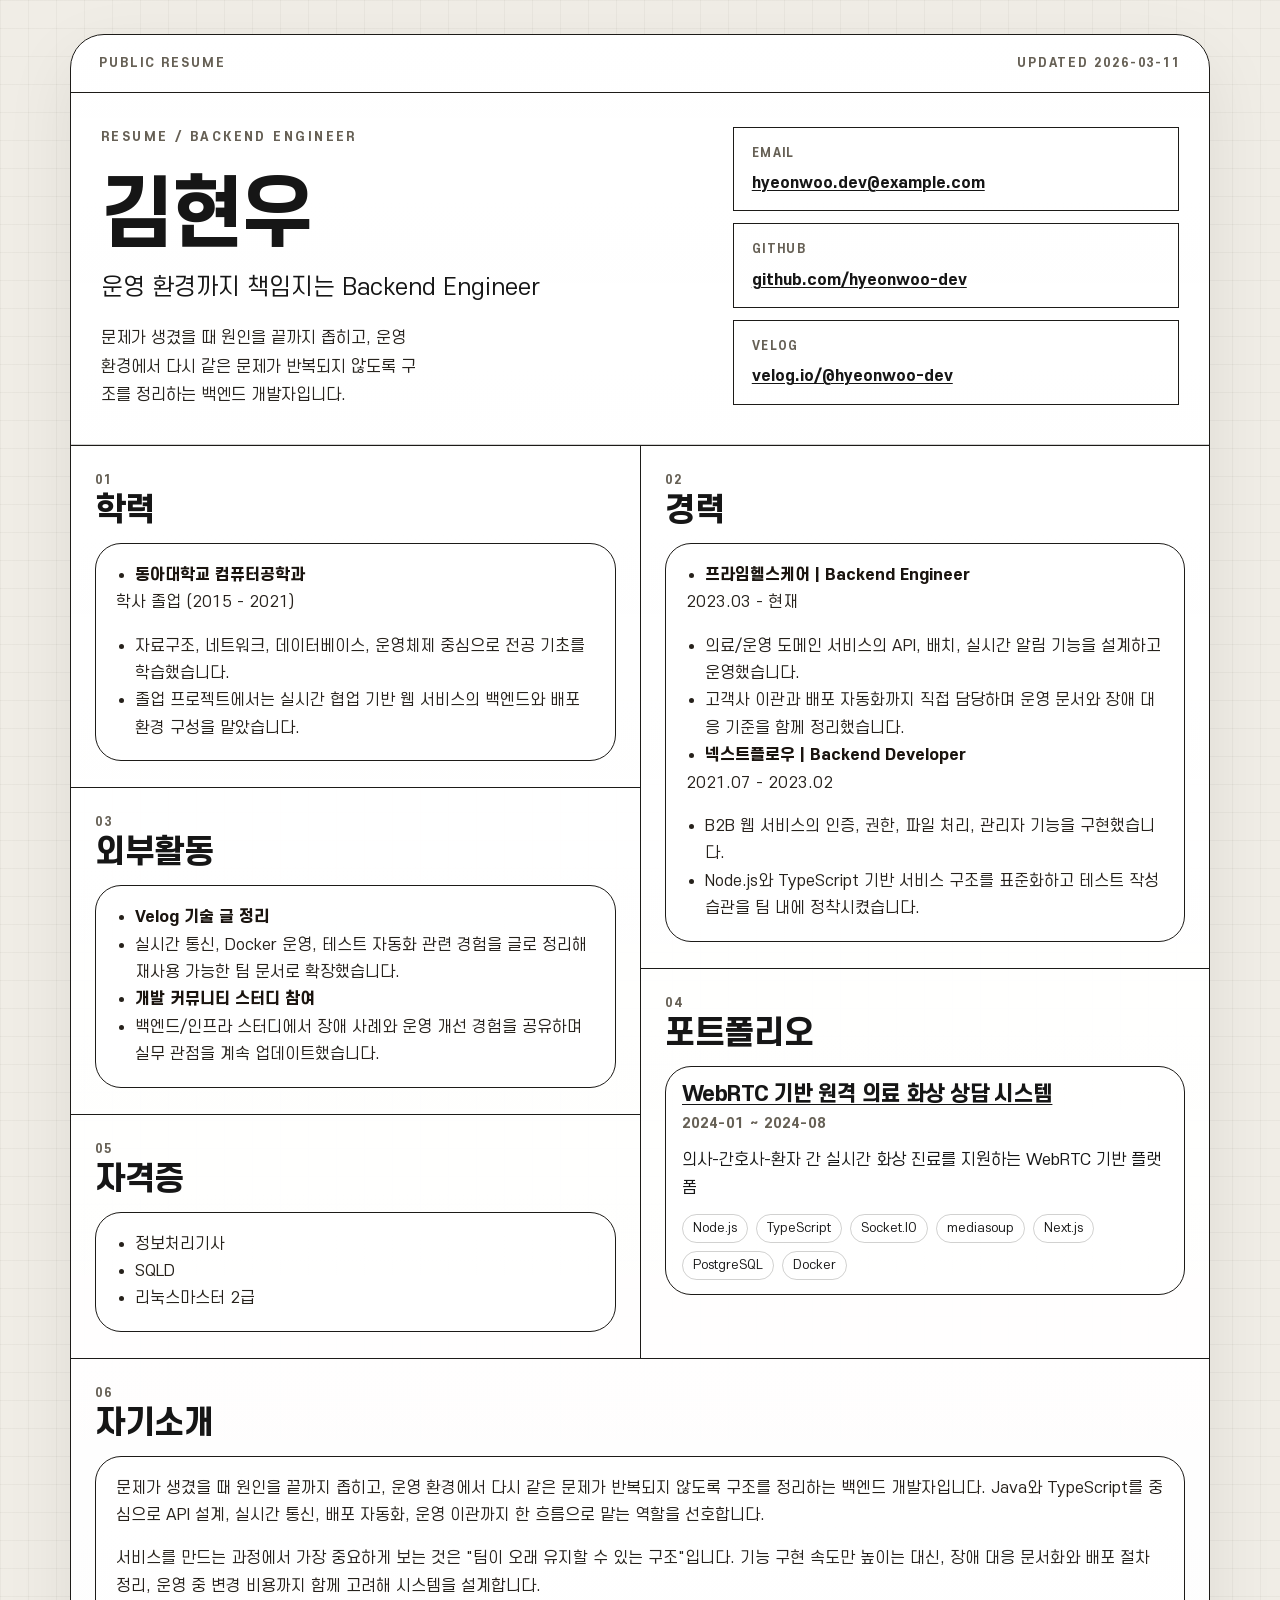
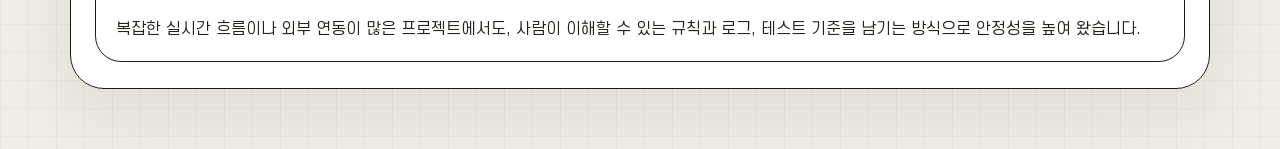
<file: index.html>
<!DOCTYPE html><!--A6R75PfbRv1Ha0neV6Dei--><html lang="ko"><head><meta charSet="utf-8"/><meta name="viewport" content="width=device-width, initial-scale=1"/><link rel="stylesheet" href="/_next/static/css/02fd482a128def11.css" data-precedence="next"/><link rel="preload" as="script" fetchPriority="low" href="/_next/static/chunks/webpack-159f6263c8c36081.js"/><script src="/_next/static/chunks/6d25620b-1ed4543c7380e121.js" async=""></script><script src="/_next/static/chunks/7144-147f1d73804b57e7.js" async=""></script><script src="/_next/static/chunks/main-app-0d703d9b4055e2ed.js" async=""></script><script src="/_next/static/chunks/7614-6e7b8a3a93c01926.js" async=""></script><script src="/_next/static/chunks/app/page-19fdd6d55b59d939.js" async=""></script><link rel="preload" href="/fonts/SCDream4.woff2" as="font" type="font/woff2" crossorigin="anonymous"/><link rel="preload" href="/fonts/SCDream7.woff2" as="font" type="font/woff2" crossorigin="anonymous"/><title>Public Resume Site</title><meta name="description" content="정적 이력서/포트폴리오 페이지"/><script src="/_next/static/chunks/polyfills-42372ed130431b0a.js" noModule=""></script></head><body><div hidden=""><!--$--><!--/$--></div><main class="page-canvas"><article class="resume-sheet"><div class="resume-topbar"><span>Public Resume</span><span>Updated <!-- -->2026-03-11</span></div><header class="resume-hero" aria-labelledby="home-title" data-testid="home-intro"><div class="hero-identity"><p class="document-kicker">Resume / Backend Engineer</p><h1 id="home-title">김현우</h1><p class="hero-role-line">운영 환경까지 책임지는 Backend Engineer</p><p class="hero-short-intro">문제가 생겼을 때 원인을 끝까지 좁히고, 운영 환경에서 다시 같은 문제가 반복되지 않도록 구조를 정리하는 백엔드 개발자입니다.</p></div><div class="hero-summary-card"><dl class="hero-meta-grid" aria-label="기본 정보"><div class="meta-card"><dt>Email</dt><dd><a class="inline-link" href="mailto:hyeonwoo.dev@example.com" target="_blank" rel="noreferrer">hyeonwoo.dev@example.com</a></dd></div><div class="meta-card"><dt>GitHub</dt><dd><a class="inline-link" href="https://github.com/hyeonwoo-dev" target="_blank" rel="noreferrer">github.com/hyeonwoo-dev</a></dd></div><div class="meta-card"><dt>Velog</dt><dd><a class="inline-link" href="https://velog.io/@hyeonwoo-dev" target="_blank" rel="noreferrer">velog.io/@hyeonwoo-dev</a></dd></div></dl></div></header><div class="resume-section-board"><div class="resume-section-column"><div><section class="resume-section-block" aria-labelledby="home-section-section-2"><div class="section-heading-row"><div><p class="section-index">01</p><h2 id="home-section-section-2">학력</h2></div></div><div class="section-content-card"><div class="resume-rich-text"><ul><li><strong>동아대학교 컴퓨터공학과</strong>  </li></ul>
<p>학사 졸업 (2015 - 2021)</p>
<ul><li>자료구조, 네트워크, 데이터베이스, 운영체제 중심으로 전공 기초를 학습했습니다.</li><li>졸업 프로젝트에서는 실시간 협업 기반 웹 서비스의 백엔드와 배포 환경 구성을 맡았습니다.</li></ul></div></div></section></div><div><section class="resume-section-block" aria-labelledby="home-section-section-4"><div class="section-heading-row"><div><p class="section-index">03</p><h2 id="home-section-section-4">외부활동</h2></div></div><div class="section-content-card"><div class="resume-rich-text"><ul><li><strong>Velog 기술 글 정리</strong></li><li>실시간 통신, Docker 운영, 테스트 자동화 관련 경험을 글로 정리해 재사용 가능한 팀 문서로 확장했습니다.</li></ul>
<ul><li><strong>개발 커뮤니티 스터디 참여</strong></li><li>백엔드/인프라 스터디에서 장애 사례와 운영 개선 경험을 공유하며 실무 관점을 계속 업데이트했습니다.</li></ul></div></div></section></div><div><section class="resume-section-block" aria-labelledby="home-section-portfolio-links" data-testid="home-portfolio-section"><div class="section-heading-row"><div><p class="section-index">04</p><h2 id="home-section-portfolio-links">포트폴리오</h2></div></div><ul class="portfolio-directory" data-testid="home-portfolio-list"><li class="portfolio-directory-item"><div class="portfolio-directory-head"><a class="portfolio-link" href="/portfolio/webrtc-remote-medical/">WebRTC 기반 원격 의료 화상 상담 시스템</a><p class="portfolio-period">2024-01 ~ 2024-08</p></div><p class="portfolio-summary">의사-간호사-환자 간 실시간 화상 진료를 지원하는 WebRTC 기반 플랫폼</p><ul class="portfolio-tag-list" aria-label="WebRTC 기반 원격 의료 화상 상담 시스템 기술 태그"><li>Node.js</li><li>TypeScript</li><li>Socket.IO</li><li>mediasoup</li><li>Next.js</li><li>PostgreSQL</li><li>Docker</li></ul></li></ul></section></div></div><div class="resume-section-column"><div><section class="resume-section-block" aria-labelledby="home-section-section-3"><div class="section-heading-row"><div><p class="section-index">02</p><h2 id="home-section-section-3">경력</h2></div></div><div class="section-content-card"><div class="resume-rich-text"><ul><li><strong>프라임헬스케어 | Backend Engineer</strong>  </li></ul>
<p>2023.03 - 현재</p>
<ul><li>의료/운영 도메인 서비스의 API, 배치, 실시간 알림 기능을 설계하고 운영했습니다.</li><li>고객사 이관과 배포 자동화까지 직접 담당하며 운영 문서와 장애 대응 기준을 함께 정리했습니다.</li></ul>
<ul><li><strong>넥스트플로우 | Backend Developer</strong>  </li></ul>
<p>2021.07 - 2023.02</p>
<ul><li>B2B 웹 서비스의 인증, 권한, 파일 처리, 관리자 기능을 구현했습니다.</li><li>Node.js와 TypeScript 기반 서비스 구조를 표준화하고 테스트 작성 습관을 팀 내에 정착시켰습니다.</li></ul></div></div></section></div><div><section class="resume-section-block" aria-labelledby="home-section-section-5"><div class="section-heading-row"><div><p class="section-index">05</p><h2 id="home-section-section-5">자격증</h2></div></div><div class="section-content-card"><div class="resume-rich-text"><ul><li>정보처리기사</li><li>SQLD</li><li>리눅스마스터 2급</li></ul></div></div></section></div></div></div><section class="resume-section-card" aria-labelledby="home-section-section-1"><div class="section-heading-row"><div><p class="section-index">06</p><h2 id="home-section-section-1">자기소개</h2></div></div><div class="section-content-card"><div class="resume-rich-text"><p>문제가 생겼을 때 원인을 끝까지 좁히고, 운영 환경에서 다시 같은 문제가 반복되지 않도록 구조를 정리하는 백엔드 개발자입니다.   Java와 TypeScript를 중심으로 API 설계, 실시간 통신, 배포 자동화, 운영 이관까지 한 흐름으로 맡는 역할을 선호합니다.</p>
<p>서비스를 만드는 과정에서 가장 중요하게 보는 것은 &quot;팀이 오래 유지할 수 있는 구조&quot;입니다.   기능 구현 속도만 높이는 대신, 장애 대응 문서화와 배포 절차 정리, 운영 중 변경 비용까지 함께 고려해 시스템을 설계합니다.</p>
<p>복잡한 실시간 흐름이나 외부 연동이 많은 프로젝트에서도, 사람이 이해할 수 있는 규칙과 로그, 테스트 기준을 남기는 방식으로 안정성을 높여 왔습니다.</p></div></div></section></article></main><!--$--><!--/$--><script src="/_next/static/chunks/webpack-159f6263c8c36081.js" id="_R_" async=""></script><script>(self.__next_f=self.__next_f||[]).push([0])</script><script>self.__next_f.push([1,"1:\"$Sreact.fragment\"\n2:I[71015,[],\"\"]\n3:I[61531,[],\"\"]\n5:I[6862,[],\"OutletBoundary\"]\n7:I[81475,[],\"AsyncMetadataOutlet\"]\n9:I[6862,[],\"ViewportBoundary\"]\nb:I[6862,[],\"MetadataBoundary\"]\nc:\"$Sreact.suspense\"\ne:I[1389,[],\"\"]\n:HL[\"/_next/static/css/02fd482a128def11.css\",\"style\"]\n"])</script><script>self.__next_f.push([1,"0:{\"P\":null,\"b\":\"A6R75PfbRv1Ha0neV6Dei\",\"p\":\"\",\"c\":[\"\",\"\"],\"i\":false,\"f\":[[[\"\",{\"children\":[\"__PAGE__\",{}]},\"$undefined\",\"$undefined\",true],[\"\",[\"$\",\"$1\",\"c\",{\"children\":[[[\"$\",\"link\",\"0\",{\"rel\":\"stylesheet\",\"href\":\"/_next/static/css/02fd482a128def11.css\",\"precedence\":\"next\",\"crossOrigin\":\"$undefined\",\"nonce\":\"$undefined\"}]],[\"$\",\"html\",null,{\"lang\":\"ko\",\"children\":[[\"$\",\"head\",null,{\"children\":[[\"$\",\"link\",null,{\"rel\":\"preload\",\"href\":\"/fonts/SCDream4.woff2\",\"as\":\"font\",\"type\":\"font/woff2\",\"crossOrigin\":\"anonymous\"}],[\"$\",\"link\",null,{\"rel\":\"preload\",\"href\":\"/fonts/SCDream7.woff2\",\"as\":\"font\",\"type\":\"font/woff2\",\"crossOrigin\":\"anonymous\"}]]}],[\"$\",\"body\",null,{\"children\":[\"$\",\"$L2\",null,{\"parallelRouterKey\":\"children\",\"error\":\"$undefined\",\"errorStyles\":\"$undefined\",\"errorScripts\":\"$undefined\",\"template\":[\"$\",\"$L3\",null,{}],\"templateStyles\":\"$undefined\",\"templateScripts\":\"$undefined\",\"notFound\":[[[\"$\",\"title\",null,{\"children\":\"404: This page could not be found.\"}],[\"$\",\"div\",null,{\"style\":{\"fontFamily\":\"system-ui,\\\"Segoe UI\\\",Roboto,Helvetica,Arial,sans-serif,\\\"Apple Color Emoji\\\",\\\"Segoe UI Emoji\\\"\",\"height\":\"100vh\",\"textAlign\":\"center\",\"display\":\"flex\",\"flexDirection\":\"column\",\"alignItems\":\"center\",\"justifyContent\":\"center\"},\"children\":[\"$\",\"div\",null,{\"children\":[[\"$\",\"style\",null,{\"dangerouslySetInnerHTML\":{\"__html\":\"body{color:#000;background:#fff;margin:0}.next-error-h1{border-right:1px solid rgba(0,0,0,.3)}@media (prefers-color-scheme:dark){body{color:#fff;background:#000}.next-error-h1{border-right:1px solid rgba(255,255,255,.3)}}\"}}],[\"$\",\"h1\",null,{\"className\":\"next-error-h1\",\"style\":{\"display\":\"inline-block\",\"margin\":\"0 20px 0 0\",\"padding\":\"0 23px 0 0\",\"fontSize\":24,\"fontWeight\":500,\"verticalAlign\":\"top\",\"lineHeight\":\"49px\"},\"children\":404}],[\"$\",\"div\",null,{\"style\":{\"display\":\"inline-block\"},\"children\":[\"$\",\"h2\",null,{\"style\":{\"fontSize\":14,\"fontWeight\":400,\"lineHeight\":\"49px\",\"margin\":0},\"children\":\"This page could not be found.\"}]}]]}]}]],[]],\"forbidden\":\"$undefined\",\"unauthorized\":\"$undefined\"}]}]]}]]}],{\"children\":[\"__PAGE__\",[\"$\",\"$1\",\"c\",{\"children\":[\"$L4\",null,[\"$\",\"$L5\",null,{\"children\":[\"$L6\",[\"$\",\"$L7\",null,{\"promise\":\"$@8\"}]]}]]}],{},null,false]},null,false],[\"$\",\"$1\",\"h\",{\"children\":[null,[[\"$\",\"$L9\",null,{\"children\":\"$La\"}],null],[\"$\",\"$Lb\",null,{\"children\":[\"$\",\"div\",null,{\"hidden\":true,\"children\":[\"$\",\"$c\",null,{\"fallback\":null,\"children\":\"$Ld\"}]}]}]]}],false]],\"m\":\"$undefined\",\"G\":[\"$e\",[]],\"s\":false,\"S\":true}\n"])</script><script>self.__next_f.push([1,"a:[[\"$\",\"meta\",\"0\",{\"charSet\":\"utf-8\"}],[\"$\",\"meta\",\"1\",{\"name\":\"viewport\",\"content\":\"width=device-width, initial-scale=1\"}]]\n6:null\n"])</script><script>self.__next_f.push([1,"8:{\"metadata\":[[\"$\",\"title\",\"0\",{\"children\":\"Public Resume Site\"}],[\"$\",\"meta\",\"1\",{\"name\":\"description\",\"content\":\"정적 이력서/포트폴리오 페이지\"}]],\"error\":null,\"digest\":\"$undefined\"}\n"])</script><script>self.__next_f.push([1,"d:\"$8:metadata\"\n"])</script><script>self.__next_f.push([1,"f:I[49943,[\"7614\",\"static/chunks/7614-6e7b8a3a93c01926.js\",\"8974\",\"static/chunks/app/page-19fdd6d55b59d939.js\"],\"HomeSectionBoard\"]\n"])</script><script>self.__next_f.push([1,"4:[\"$\",\"main\",null,{\"className\":\"page-canvas\",\"children\":[\"$\",\"article\",null,{\"className\":\"resume-sheet\",\"children\":[[\"$\",\"div\",null,{\"className\":\"resume-topbar\",\"children\":[[\"$\",\"span\",null,{\"children\":\"Public Resume\"}],[\"$\",\"span\",null,{\"children\":[\"Updated \",\"2026-03-11\"]}]]}],[\"$\",\"header\",null,{\"className\":\"resume-hero\",\"aria-labelledby\":\"home-title\",\"data-testid\":\"home-intro\",\"children\":[[\"$\",\"div\",null,{\"className\":\"hero-identity\",\"children\":[[\"$\",\"p\",null,{\"className\":\"document-kicker\",\"children\":\"Resume / Backend Engineer\"}],[\"$\",\"h1\",null,{\"id\":\"home-title\",\"children\":\"김현우\"}],[\"$\",\"p\",null,{\"className\":\"hero-role-line\",\"children\":\"운영 환경까지 책임지는 Backend Engineer\"}],[\"$\",\"p\",null,{\"className\":\"hero-short-intro\",\"children\":\"문제가 생겼을 때 원인을 끝까지 좁히고, 운영 환경에서 다시 같은 문제가 반복되지 않도록 구조를 정리하는 백엔드 개발자입니다.\"}]]}],[\"$\",\"div\",null,{\"className\":\"hero-summary-card\",\"children\":[\"$\",\"dl\",null,{\"className\":\"hero-meta-grid\",\"aria-label\":\"기본 정보\",\"children\":[[\"$\",\"div\",\"Email\",{\"className\":\"meta-card\",\"children\":[[\"$\",\"dt\",null,{\"children\":\"Email\"}],[\"$\",\"dd\",null,{\"children\":[\"$\",\"a\",null,{\"className\":\"inline-link\",\"href\":\"mailto:hyeonwoo.dev@example.com\",\"target\":\"_blank\",\"rel\":\"noreferrer\",\"children\":\"hyeonwoo.dev@example.com\"}]}]]}],[\"$\",\"div\",\"GitHub\",{\"className\":\"meta-card\",\"children\":[[\"$\",\"dt\",null,{\"children\":\"GitHub\"}],[\"$\",\"dd\",null,{\"children\":[\"$\",\"a\",null,{\"className\":\"inline-link\",\"href\":\"https://github.com/hyeonwoo-dev\",\"target\":\"_blank\",\"rel\":\"noreferrer\",\"children\":\"github.com/hyeonwoo-dev\"}]}]]}],[\"$\",\"div\",\"Velog\",{\"className\":\"meta-card\",\"children\":[[\"$\",\"dt\",null,{\"children\":\"Velog\"}],[\"$\",\"dd\",null,{\"children\":[\"$\",\"a\",null,{\"className\":\"inline-link\",\"href\":\"https://velog.io/@hyeonwoo-dev\",\"target\":\"_blank\",\"rel\":\"noreferrer\",\"children\":\"velog.io/@hyeonwoo-dev\"}]}]]}]]}]}]]}],[\"$\",\"$Lf\",null,{\"items\":[{\"id\":\"section-2\",\"type\":\"rich-text\",\"index\":\"01\",\"title\":\"학력\",\"html\":\"\u003cul\u003e\u003cli\u003e\u003cstrong\u003e동아대학교 컴퓨터공학과\u003c/strong\u003e  \u003c/li\u003e\u003c/ul\u003e\\n\u003cp\u003e학사 졸업 (2015 - 2021)\u003c/p\u003e\\n\u003cul\u003e\u003cli\u003e자료구조, 네트워크, 데이터베이스, 운영체제 중심으로 전공 기초를 학습했습니다.\u003c/li\u003e\u003cli\u003e졸업 프로젝트에서는 실시간 협업 기반 웹 서비스의 백엔드와 배포 환경 구성을 맡았습니다.\u003c/li\u003e\u003c/ul\u003e\"},{\"id\":\"section-3\",\"type\":\"rich-text\",\"index\":\"02\",\"title\":\"경력\",\"html\":\"\u003cul\u003e\u003cli\u003e\u003cstrong\u003e프라임헬스케어 | Backend Engineer\u003c/strong\u003e  \u003c/li\u003e\u003c/ul\u003e\\n\u003cp\u003e2023.03 - 현재\u003c/p\u003e\\n\u003cul\u003e\u003cli\u003e의료/운영 도메인 서비스의 API, 배치, 실시간 알림 기능을 설계하고 운영했습니다.\u003c/li\u003e\u003cli\u003e고객사 이관과 배포 자동화까지 직접 담당하며 운영 문서와 장애 대응 기준을 함께 정리했습니다.\u003c/li\u003e\u003c/ul\u003e\\n\u003cul\u003e\u003cli\u003e\u003cstrong\u003e넥스트플로우 | Backend Developer\u003c/strong\u003e  \u003c/li\u003e\u003c/ul\u003e\\n\u003cp\u003e2021.07 - 2023.02\u003c/p\u003e\\n\u003cul\u003e\u003cli\u003eB2B 웹 서비스의 인증, 권한, 파일 처리, 관리자 기능을 구현했습니다.\u003c/li\u003e\u003cli\u003eNode.js와 TypeScript 기반 서비스 구조를 표준화하고 테스트 작성 습관을 팀 내에 정착시켰습니다.\u003c/li\u003e\u003c/ul\u003e\"},{\"id\":\"section-4\",\"type\":\"rich-text\",\"index\":\"03\",\"title\":\"외부활동\",\"html\":\"\u003cul\u003e\u003cli\u003e\u003cstrong\u003eVelog 기술 글 정리\u003c/strong\u003e\u003c/li\u003e\u003cli\u003e실시간 통신, Docker 운영, 테스트 자동화 관련 경험을 글로 정리해 재사용 가능한 팀 문서로 확장했습니다.\u003c/li\u003e\u003c/ul\u003e\\n\u003cul\u003e\u003cli\u003e\u003cstrong\u003e개발 커뮤니티 스터디 참여\u003c/strong\u003e\u003c/li\u003e\u003cli\u003e백엔드/인프라 스터디에서 장애 사례와 운영 개선 경험을 공유하며 실무 관점을 계속 업데이트했습니다.\u003c/li\u003e\u003c/ul\u003e\"},{\"id\":\"portfolio-links\",\"type\":\"portfolio\",\"index\":\"04\",\"title\":\"포트폴리오\",\"portfolios\":[{\"slug\":\"webrtc-remote-medical\",\"title\":\"WebRTC 기반 원격 의료 화상 상담 시스템\",\"summary\":\"의사-간호사-환자 간 실시간 화상 진료를 지원하는 WebRTC 기반 플랫폼\",\"period\":\"2024-01 ~ 2024-08\",\"tags\":[\"Node.js\",\"TypeScript\",\"Socket.IO\",\"mediasoup\",\"Next.js\",\"PostgreSQL\",\"Docker\"]}]},{\"id\":\"section-5\",\"type\":\"rich-text\",\"index\":\"05\",\"title\":\"자격증\",\"html\":\"\u003cul\u003e\u003cli\u003e정보처리기사\u003c/li\u003e\u003cli\u003eSQLD\u003c/li\u003e\u003cli\u003e리눅스마스터 2급\u003c/li\u003e\u003c/ul\u003e\"}]}],[\"$\",\"section\",null,{\"className\":\"resume-section-card\",\"aria-labelledby\":\"home-section-section-1\",\"children\":[[\"$\",\"div\",null,{\"className\":\"section-heading-row\",\"children\":[\"$\",\"div\",null,{\"children\":[[\"$\",\"p\",null,{\"className\":\"section-index\",\"children\":\"06\"}],[\"$\",\"h2\",null,{\"id\":\"home-section-section-1\",\"children\":\"자기소개\"}]]}]}],[\"$\",\"div\",null,{\"className\":\"section-content-card\",\"children\":[\"$\",\"div\",null,{\"className\":\"resume-rich-text\",\"dangerouslySetInnerHTML\":{\"__html\":\"\u003cp\u003e문제가 생겼을 때 원인을 끝까지 좁히고, 운영 환경에서 다시 같은 문제가 반복되지 않도록 구조를 정리하는 백엔드 개발자입니다.   Java와 TypeScript를 중심으로 API 설계, 실시간 통신, 배포 자동화, 운영 이관까지 한 흐름으로 맡는 역할을 선호합니다.\u003c/p\u003e\\n\u003cp\u003e서비스를 만드는 과정에서 가장 중요하게 보는 것은 \u0026quot;팀이 오래 유지할 수 있는 구조\u0026quot;입니다.   기능 구현 속도만 높이는 대신, 장애 대응 문서화와 배포 절차 정리, 운영 중 변경 비용까지 함께 고려해 시스템을 설계합니다.\u003c/p\u003e\\n\u003cp\u003e복잡한 실시간 흐름이나 외부 연동이 많은 프로젝트에서도, 사람이 이해할 수 있는 규칙과 로그, 테스트 기준을 남기는 방식으로 안정성을 높여 왔습니다.\u003c/p\u003e\"}}]}]]}]]}]}]\n"])</script></body></html>
</file>
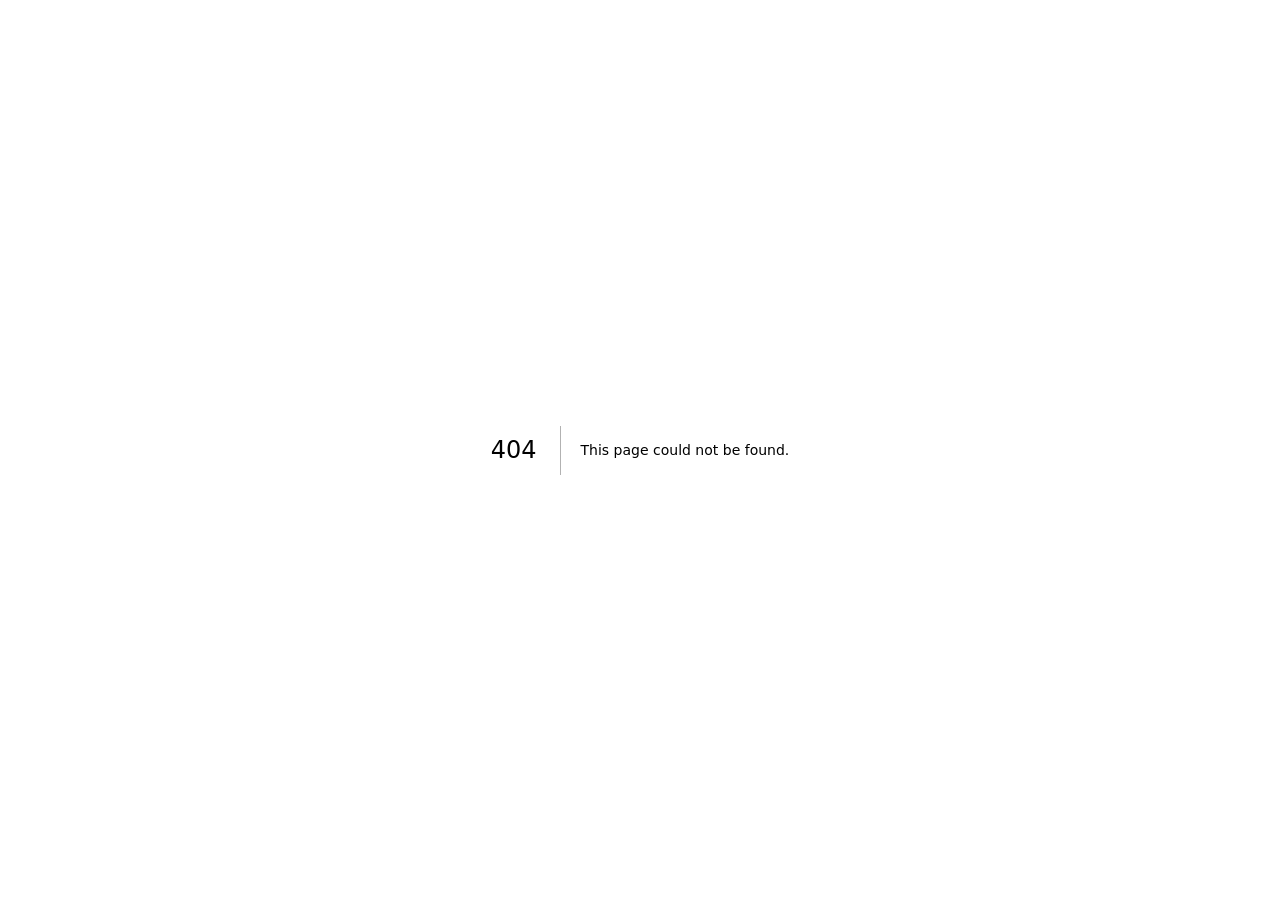
<file: 404/index.html>
<!DOCTYPE html><!--A6R75PfbRv1Ha0neV6Dei--><html lang="ko"><head><meta charSet="utf-8"/><meta name="viewport" content="width=device-width, initial-scale=1"/><link rel="stylesheet" href="/_next/static/css/02fd482a128def11.css" data-precedence="next"/><link rel="preload" as="script" fetchPriority="low" href="/_next/static/chunks/webpack-159f6263c8c36081.js"/><script src="/_next/static/chunks/6d25620b-1ed4543c7380e121.js" async=""></script><script src="/_next/static/chunks/7144-147f1d73804b57e7.js" async=""></script><script src="/_next/static/chunks/main-app-0d703d9b4055e2ed.js" async=""></script><meta name="robots" content="noindex"/><link rel="preload" href="/fonts/SCDream4.woff2" as="font" type="font/woff2" crossorigin="anonymous"/><link rel="preload" href="/fonts/SCDream7.woff2" as="font" type="font/woff2" crossorigin="anonymous"/><title>404: This page could not be found.</title><title>Public Resume Site</title><meta name="description" content="정적 이력서/포트폴리오 페이지"/><script src="/_next/static/chunks/polyfills-42372ed130431b0a.js" noModule=""></script></head><body><div hidden=""><!--$--><!--/$--></div><div style="font-family:system-ui,&quot;Segoe UI&quot;,Roboto,Helvetica,Arial,sans-serif,&quot;Apple Color Emoji&quot;,&quot;Segoe UI Emoji&quot;;height:100vh;text-align:center;display:flex;flex-direction:column;align-items:center;justify-content:center"><div><style>body{color:#000;background:#fff;margin:0}.next-error-h1{border-right:1px solid rgba(0,0,0,.3)}@media (prefers-color-scheme:dark){body{color:#fff;background:#000}.next-error-h1{border-right:1px solid rgba(255,255,255,.3)}}</style><h1 class="next-error-h1" style="display:inline-block;margin:0 20px 0 0;padding:0 23px 0 0;font-size:24px;font-weight:500;vertical-align:top;line-height:49px">404</h1><div style="display:inline-block"><h2 style="font-size:14px;font-weight:400;line-height:49px;margin:0">This page could not be found.</h2></div></div></div><!--$--><!--/$--><script src="/_next/static/chunks/webpack-159f6263c8c36081.js" id="_R_" async=""></script><script>(self.__next_f=self.__next_f||[]).push([0])</script><script>self.__next_f.push([1,"1:\"$Sreact.fragment\"\n2:I[71015,[],\"\"]\n3:I[61531,[],\"\"]\n4:I[6862,[],\"OutletBoundary\"]\n6:I[81475,[],\"AsyncMetadataOutlet\"]\n8:I[6862,[],\"ViewportBoundary\"]\na:I[6862,[],\"MetadataBoundary\"]\nb:\"$Sreact.suspense\"\nd:I[1389,[],\"\"]\n:HL[\"/_next/static/css/02fd482a128def11.css\",\"style\"]\n"])</script><script>self.__next_f.push([1,"0:{\"P\":null,\"b\":\"A6R75PfbRv1Ha0neV6Dei\",\"p\":\"\",\"c\":[\"\",\"_not-found\",\"\"],\"i\":false,\"f\":[[[\"\",{\"children\":[\"/_not-found\",{\"children\":[\"__PAGE__\",{}]}]},\"$undefined\",\"$undefined\",true],[\"\",[\"$\",\"$1\",\"c\",{\"children\":[[[\"$\",\"link\",\"0\",{\"rel\":\"stylesheet\",\"href\":\"/_next/static/css/02fd482a128def11.css\",\"precedence\":\"next\",\"crossOrigin\":\"$undefined\",\"nonce\":\"$undefined\"}]],[\"$\",\"html\",null,{\"lang\":\"ko\",\"children\":[[\"$\",\"head\",null,{\"children\":[[\"$\",\"link\",null,{\"rel\":\"preload\",\"href\":\"/fonts/SCDream4.woff2\",\"as\":\"font\",\"type\":\"font/woff2\",\"crossOrigin\":\"anonymous\"}],[\"$\",\"link\",null,{\"rel\":\"preload\",\"href\":\"/fonts/SCDream7.woff2\",\"as\":\"font\",\"type\":\"font/woff2\",\"crossOrigin\":\"anonymous\"}]]}],[\"$\",\"body\",null,{\"children\":[\"$\",\"$L2\",null,{\"parallelRouterKey\":\"children\",\"error\":\"$undefined\",\"errorStyles\":\"$undefined\",\"errorScripts\":\"$undefined\",\"template\":[\"$\",\"$L3\",null,{}],\"templateStyles\":\"$undefined\",\"templateScripts\":\"$undefined\",\"notFound\":\"$undefined\",\"forbidden\":\"$undefined\",\"unauthorized\":\"$undefined\"}]}]]}]]}],{\"children\":[\"/_not-found\",[\"$\",\"$1\",\"c\",{\"children\":[null,[\"$\",\"$L2\",null,{\"parallelRouterKey\":\"children\",\"error\":\"$undefined\",\"errorStyles\":\"$undefined\",\"errorScripts\":\"$undefined\",\"template\":[\"$\",\"$L3\",null,{}],\"templateStyles\":\"$undefined\",\"templateScripts\":\"$undefined\",\"notFound\":\"$undefined\",\"forbidden\":\"$undefined\",\"unauthorized\":\"$undefined\"}]]}],{\"children\":[\"__PAGE__\",[\"$\",\"$1\",\"c\",{\"children\":[[[\"$\",\"title\",null,{\"children\":\"404: This page could not be found.\"}],[\"$\",\"div\",null,{\"style\":{\"fontFamily\":\"system-ui,\\\"Segoe UI\\\",Roboto,Helvetica,Arial,sans-serif,\\\"Apple Color Emoji\\\",\\\"Segoe UI Emoji\\\"\",\"height\":\"100vh\",\"textAlign\":\"center\",\"display\":\"flex\",\"flexDirection\":\"column\",\"alignItems\":\"center\",\"justifyContent\":\"center\"},\"children\":[\"$\",\"div\",null,{\"children\":[[\"$\",\"style\",null,{\"dangerouslySetInnerHTML\":{\"__html\":\"body{color:#000;background:#fff;margin:0}.next-error-h1{border-right:1px solid rgba(0,0,0,.3)}@media (prefers-color-scheme:dark){body{color:#fff;background:#000}.next-error-h1{border-right:1px solid rgba(255,255,255,.3)}}\"}}],[\"$\",\"h1\",null,{\"className\":\"next-error-h1\",\"style\":{\"display\":\"inline-block\",\"margin\":\"0 20px 0 0\",\"padding\":\"0 23px 0 0\",\"fontSize\":24,\"fontWeight\":500,\"verticalAlign\":\"top\",\"lineHeight\":\"49px\"},\"children\":404}],[\"$\",\"div\",null,{\"style\":{\"display\":\"inline-block\"},\"children\":[\"$\",\"h2\",null,{\"style\":{\"fontSize\":14,\"fontWeight\":400,\"lineHeight\":\"49px\",\"margin\":0},\"children\":\"This page could not be found.\"}]}]]}]}]],null,[\"$\",\"$L4\",null,{\"children\":[\"$L5\",[\"$\",\"$L6\",null,{\"promise\":\"$@7\"}]]}]]}],{},null,false]},null,false]},null,false],[\"$\",\"$1\",\"h\",{\"children\":[[\"$\",\"meta\",null,{\"name\":\"robots\",\"content\":\"noindex\"}],[[\"$\",\"$L8\",null,{\"children\":\"$L9\"}],null],[\"$\",\"$La\",null,{\"children\":[\"$\",\"div\",null,{\"hidden\":true,\"children\":[\"$\",\"$b\",null,{\"fallback\":null,\"children\":\"$Lc\"}]}]}]]}],false]],\"m\":\"$undefined\",\"G\":[\"$d\",[]],\"s\":false,\"S\":true}\n"])</script><script>self.__next_f.push([1,"9:[[\"$\",\"meta\",\"0\",{\"charSet\":\"utf-8\"}],[\"$\",\"meta\",\"1\",{\"name\":\"viewport\",\"content\":\"width=device-width, initial-scale=1\"}]]\n5:null\n"])</script><script>self.__next_f.push([1,"7:{\"metadata\":[[\"$\",\"title\",\"0\",{\"children\":\"Public Resume Site\"}],[\"$\",\"meta\",\"1\",{\"name\":\"description\",\"content\":\"정적 이력서/포트폴리오 페이지\"}]],\"error\":null,\"digest\":\"$undefined\"}\n"])</script><script>self.__next_f.push([1,"c:\"$7:metadata\"\n"])</script></body></html>
</file>
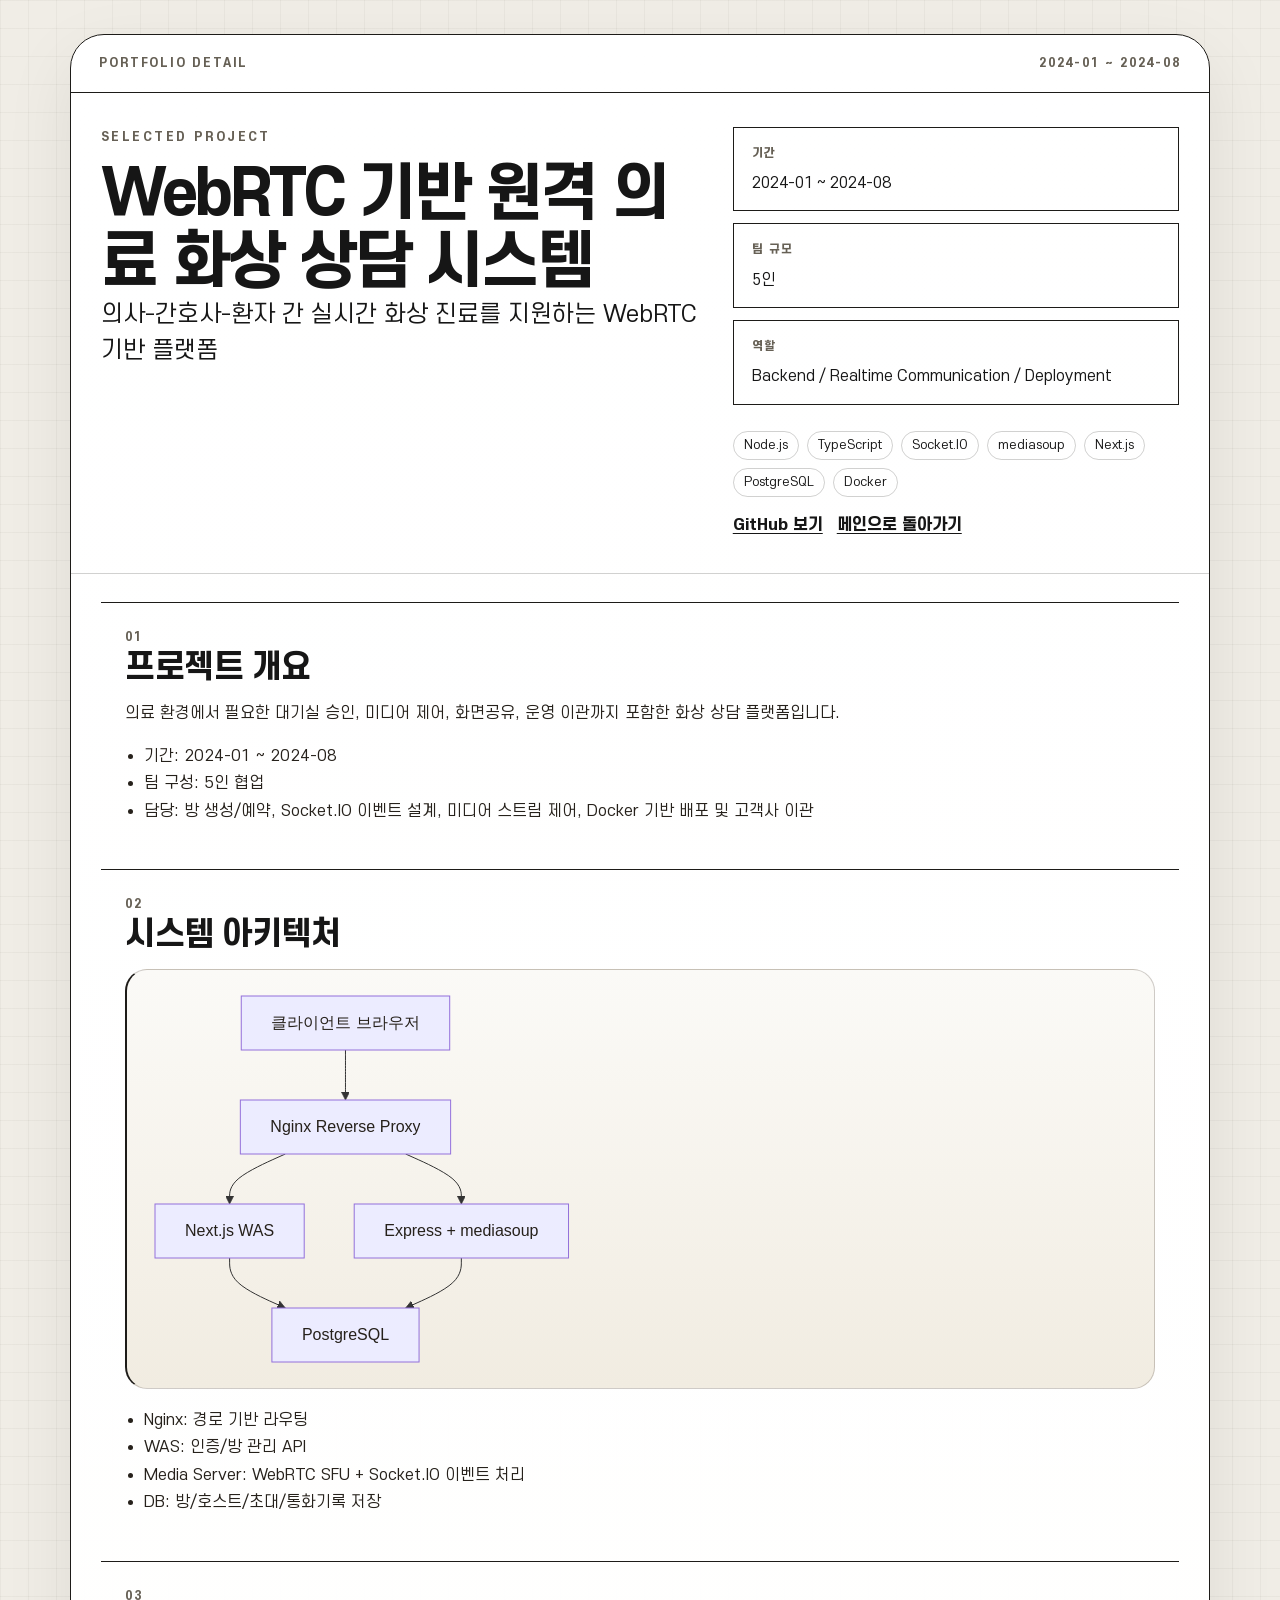
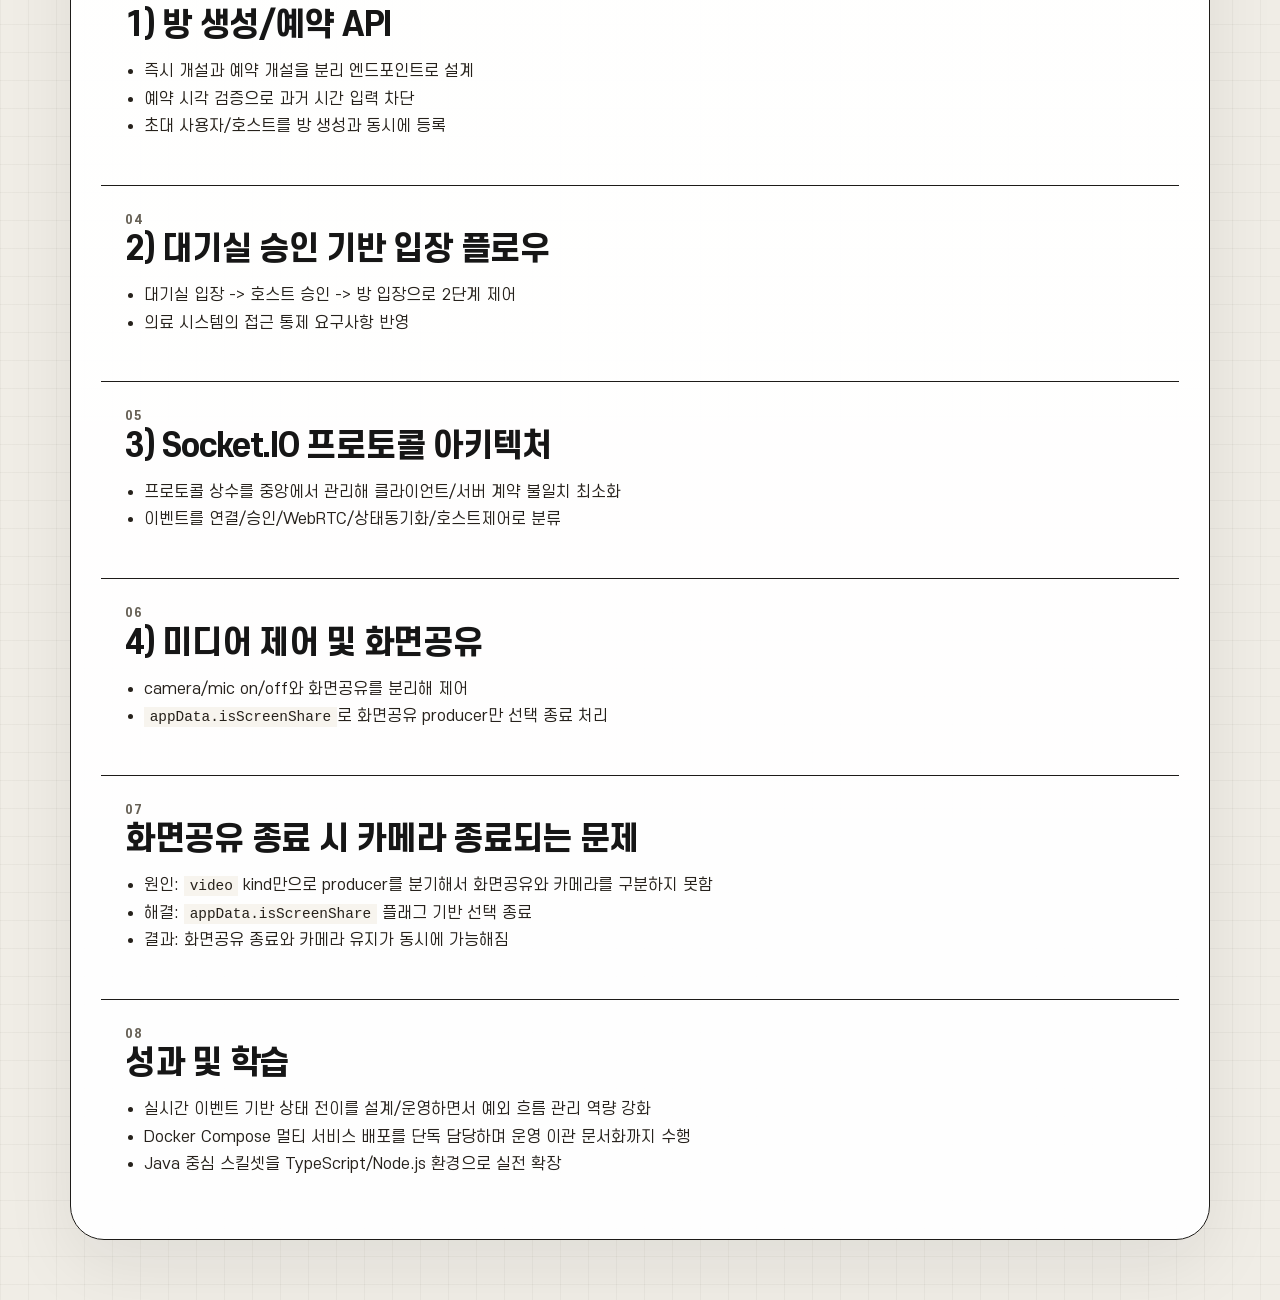
<file: portfolio/webrtc-remote-medical/index.html>
<!DOCTYPE html><!--A6R75PfbRv1Ha0neV6Dei--><html lang="ko"><head><meta charSet="utf-8"/><meta name="viewport" content="width=device-width, initial-scale=1"/><link rel="stylesheet" href="/_next/static/css/02fd482a128def11.css" data-precedence="next"/><link rel="preload" as="script" fetchPriority="low" href="/_next/static/chunks/webpack-159f6263c8c36081.js"/><script src="/_next/static/chunks/6d25620b-1ed4543c7380e121.js" async=""></script><script src="/_next/static/chunks/7144-147f1d73804b57e7.js" async=""></script><script src="/_next/static/chunks/main-app-0d703d9b4055e2ed.js" async=""></script><script src="/_next/static/chunks/94c3b80e-8534f7801f7735f7.js" async=""></script><script src="/_next/static/chunks/7614-6e7b8a3a93c01926.js" async=""></script><script src="/_next/static/chunks/9697-e9f4d34b3c867f47.js" async=""></script><script src="/_next/static/chunks/app/portfolio/%5Bslug%5D/page-304f05130329d6c0.js" async=""></script><link rel="preload" href="/fonts/SCDream4.woff2" as="font" type="font/woff2" crossorigin="anonymous"/><link rel="preload" href="/fonts/SCDream7.woff2" as="font" type="font/woff2" crossorigin="anonymous"/><title>Public Resume Site</title><meta name="description" content="정적 이력서/포트폴리오 페이지"/><script src="/_next/static/chunks/polyfills-42372ed130431b0a.js" noModule=""></script></head><body><div hidden=""><!--$--><!--/$--></div><main class="page-canvas"><article class="resume-sheet" data-testid="portfolio-detail"><div class="resume-topbar"><span>Portfolio Detail</span><span>2024-01 ~ 2024-08</span></div><header class="detail-hero" aria-labelledby="portfolio-title"><div class="detail-heading"><p class="document-kicker">Selected Project</p><h1 id="portfolio-title">WebRTC 기반 원격 의료 화상 상담 시스템</h1><p class="detail-summary">의사-간호사-환자 간 실시간 화상 진료를 지원하는 WebRTC 기반 플랫폼</p></div><div class="detail-meta-card"><dl class="hero-meta-grid" aria-label="프로젝트 메타 정보"><div class="meta-card"><dt>기간</dt><dd>2024-01 ~ 2024-08</dd></div><div class="meta-card"><dt>팀 규모</dt><dd>5인</dd></div><div class="meta-card"><dt>역할</dt><dd>Backend / Realtime Communication / Deployment</dd></div></dl><ul class="portfolio-tag-list" aria-label="프로젝트 기술 태그"><li>Node.js</li><li>TypeScript</li><li>Socket.IO</li><li>mediasoup</li><li>Next.js</li><li>PostgreSQL</li><li>Docker</li></ul><div class="detail-action-row"><a class="inline-link" href="https://github.com/example-org/webrtc-remote-medical" target="_blank" rel="noreferrer" aria-label="WebRTC 기반 원격 의료 화상 상담 시스템 GitHub 저장소 보기">GitHub 보기</a><a class="inline-link" href="/">메인으로 돌아가기</a></div></div></header><div class="detail-sections" data-testid="portfolio-detail-sections"><section class="resume-section-card" aria-labelledby="detail-section-section-1"><div class="section-heading-row"><div><p class="section-index">01</p><h2 id="detail-section-section-1">프로젝트 개요</h2></div></div><div class="resume-rich-text" data-mermaid-scope="portfolio-section-section-1"><p>의료 환경에서 필요한 대기실 승인, 미디어 제어, 화면공유, 운영 이관까지 포함한 화상 상담 플랫폼입니다.</p>
<ul><li>기간: 2024-01 ~ 2024-08</li><li>팀 구성: 5인 협업</li><li>담당: 방 생성/예약, Socket.IO 이벤트 설계, 미디어 스트림 제어, Docker 기반 배포 및 고객사 이관</li></ul></div></section><section class="resume-section-card" aria-labelledby="detail-section-section-2"><div class="section-heading-row"><div><p class="section-index">02</p><h2 id="detail-section-section-2">시스템 아키텍처</h2></div></div><div class="resume-rich-text" data-mermaid-scope="portfolio-section-section-2"><pre class="mermaid" data-mermaid="true">graph TB
    Client[&quot;클라이언트 브라우저&quot;]
    Nginx[&quot;Nginx Reverse Proxy&quot;]
    WAS[&quot;Next.js WAS&quot;]
    Media[&quot;Express + mediasoup&quot;]
    DB[&quot;PostgreSQL&quot;]

    Client --&gt; Nginx
    Nginx --&gt; WAS
    Nginx --&gt; Media
    WAS --&gt; DB
    Media --&gt; DB</pre>
<ul><li>Nginx: 경로 기반 라우팅</li><li>WAS: 인증/방 관리 API</li><li>Media Server: WebRTC SFU + Socket.IO 이벤트 처리</li><li>DB: 방/호스트/초대/통화기록 저장</li></ul></div></section><section class="resume-section-card" aria-labelledby="detail-section-1-api-3"><div class="section-heading-row"><div><p class="section-index">03</p><h2 id="detail-section-1-api-3">1) 방 생성/예약 API</h2></div></div><div class="resume-rich-text" data-mermaid-scope="portfolio-section-1-api-3"><ul><li>즉시 개설과 예약 개설을 분리 엔드포인트로 설계</li><li>예약 시각 검증으로 과거 시간 입력 차단</li><li>초대 사용자/호스트를 방 생성과 동시에 등록</li></ul></div></section><section class="resume-section-card" aria-labelledby="detail-section-2-4"><div class="section-heading-row"><div><p class="section-index">04</p><h2 id="detail-section-2-4">2) 대기실 승인 기반 입장 플로우</h2></div></div><div class="resume-rich-text" data-mermaid-scope="portfolio-section-2-4"><ul><li>대기실 입장 -&gt; 호스트 승인 -&gt; 방 입장으로 2단계 제어</li><li>의료 시스템의 접근 통제 요구사항 반영</li></ul></div></section><section class="resume-section-card" aria-labelledby="detail-section-3-socket-io-5"><div class="section-heading-row"><div><p class="section-index">05</p><h2 id="detail-section-3-socket-io-5">3) Socket.IO 프로토콜 아키텍처</h2></div></div><div class="resume-rich-text" data-mermaid-scope="portfolio-section-3-socket-io-5"><ul><li>프로토콜 상수를 중앙에서 관리해 클라이언트/서버 계약 불일치 최소화</li><li>이벤트를 연결/승인/WebRTC/상태동기화/호스트제어로 분류</li></ul></div></section><section class="resume-section-card" aria-labelledby="detail-section-4-6"><div class="section-heading-row"><div><p class="section-index">06</p><h2 id="detail-section-4-6">4) 미디어 제어 및 화면공유</h2></div></div><div class="resume-rich-text" data-mermaid-scope="portfolio-section-4-6"><ul><li>camera/mic on/off와 화면공유를 분리해 제어</li><li><code>appData.isScreenShare</code>로 화면공유 producer만 선택 종료 처리</li></ul></div></section><section class="resume-section-card" aria-labelledby="detail-section-section-7"><div class="section-heading-row"><div><p class="section-index">07</p><h2 id="detail-section-section-7">화면공유 종료 시 카메라 종료되는 문제</h2></div></div><div class="resume-rich-text" data-mermaid-scope="portfolio-section-section-7"><ul><li>원인: <code>video</code> kind만으로 producer를 분기해서 화면공유와 카메라를 구분하지 못함</li><li>해결: <code>appData.isScreenShare</code> 플래그 기반 선택 종료</li><li>결과: 화면공유 종료와 카메라 유지가 동시에 가능해짐</li></ul></div></section><section class="resume-section-card" aria-labelledby="detail-section-section-8"><div class="section-heading-row"><div><p class="section-index">08</p><h2 id="detail-section-section-8">성과 및 학습</h2></div></div><div class="resume-rich-text" data-mermaid-scope="portfolio-section-section-8"><ul><li>실시간 이벤트 기반 상태 전이를 설계/운영하면서 예외 흐름 관리 역량 강화</li><li>Docker Compose 멀티 서비스 배포를 단독 담당하며 운영 이관 문서화까지 수행</li><li>Java 중심 스킬셋을 TypeScript/Node.js 환경으로 실전 확장</li></ul></div></section></div></article></main><!--$--><!--/$--><script src="/_next/static/chunks/webpack-159f6263c8c36081.js" id="_R_" async=""></script><script>(self.__next_f=self.__next_f||[]).push([0])</script><script>self.__next_f.push([1,"1:\"$Sreact.fragment\"\n2:I[71015,[],\"\"]\n3:I[61531,[],\"\"]\n5:I[6862,[],\"OutletBoundary\"]\n7:I[81475,[],\"AsyncMetadataOutlet\"]\n9:I[6862,[],\"ViewportBoundary\"]\nb:I[6862,[],\"MetadataBoundary\"]\nc:\"$Sreact.suspense\"\ne:I[1389,[],\"\"]\n:HL[\"/_next/static/css/02fd482a128def11.css\",\"style\"]\n"])</script><script>self.__next_f.push([1,"0:{\"P\":null,\"b\":\"A6R75PfbRv1Ha0neV6Dei\",\"p\":\"\",\"c\":[\"\",\"portfolio\",\"webrtc-remote-medical\",\"\"],\"i\":false,\"f\":[[[\"\",{\"children\":[\"portfolio\",{\"children\":[[\"slug\",\"webrtc-remote-medical\",\"d\"],{\"children\":[\"__PAGE__\",{}]}]}]},\"$undefined\",\"$undefined\",true],[\"\",[\"$\",\"$1\",\"c\",{\"children\":[[[\"$\",\"link\",\"0\",{\"rel\":\"stylesheet\",\"href\":\"/_next/static/css/02fd482a128def11.css\",\"precedence\":\"next\",\"crossOrigin\":\"$undefined\",\"nonce\":\"$undefined\"}]],[\"$\",\"html\",null,{\"lang\":\"ko\",\"children\":[[\"$\",\"head\",null,{\"children\":[[\"$\",\"link\",null,{\"rel\":\"preload\",\"href\":\"/fonts/SCDream4.woff2\",\"as\":\"font\",\"type\":\"font/woff2\",\"crossOrigin\":\"anonymous\"}],[\"$\",\"link\",null,{\"rel\":\"preload\",\"href\":\"/fonts/SCDream7.woff2\",\"as\":\"font\",\"type\":\"font/woff2\",\"crossOrigin\":\"anonymous\"}]]}],[\"$\",\"body\",null,{\"children\":[\"$\",\"$L2\",null,{\"parallelRouterKey\":\"children\",\"error\":\"$undefined\",\"errorStyles\":\"$undefined\",\"errorScripts\":\"$undefined\",\"template\":[\"$\",\"$L3\",null,{}],\"templateStyles\":\"$undefined\",\"templateScripts\":\"$undefined\",\"notFound\":[[[\"$\",\"title\",null,{\"children\":\"404: This page could not be found.\"}],[\"$\",\"div\",null,{\"style\":{\"fontFamily\":\"system-ui,\\\"Segoe UI\\\",Roboto,Helvetica,Arial,sans-serif,\\\"Apple Color Emoji\\\",\\\"Segoe UI Emoji\\\"\",\"height\":\"100vh\",\"textAlign\":\"center\",\"display\":\"flex\",\"flexDirection\":\"column\",\"alignItems\":\"center\",\"justifyContent\":\"center\"},\"children\":[\"$\",\"div\",null,{\"children\":[[\"$\",\"style\",null,{\"dangerouslySetInnerHTML\":{\"__html\":\"body{color:#000;background:#fff;margin:0}.next-error-h1{border-right:1px solid rgba(0,0,0,.3)}@media (prefers-color-scheme:dark){body{color:#fff;background:#000}.next-error-h1{border-right:1px solid rgba(255,255,255,.3)}}\"}}],[\"$\",\"h1\",null,{\"className\":\"next-error-h1\",\"style\":{\"display\":\"inline-block\",\"margin\":\"0 20px 0 0\",\"padding\":\"0 23px 0 0\",\"fontSize\":24,\"fontWeight\":500,\"verticalAlign\":\"top\",\"lineHeight\":\"49px\"},\"children\":404}],[\"$\",\"div\",null,{\"style\":{\"display\":\"inline-block\"},\"children\":[\"$\",\"h2\",null,{\"style\":{\"fontSize\":14,\"fontWeight\":400,\"lineHeight\":\"49px\",\"margin\":0},\"children\":\"This page could not be found.\"}]}]]}]}]],[]],\"forbidden\":\"$undefined\",\"unauthorized\":\"$undefined\"}]}]]}]]}],{\"children\":[\"portfolio\",[\"$\",\"$1\",\"c\",{\"children\":[null,[\"$\",\"$L2\",null,{\"parallelRouterKey\":\"children\",\"error\":\"$undefined\",\"errorStyles\":\"$undefined\",\"errorScripts\":\"$undefined\",\"template\":[\"$\",\"$L3\",null,{}],\"templateStyles\":\"$undefined\",\"templateScripts\":\"$undefined\",\"notFound\":\"$undefined\",\"forbidden\":\"$undefined\",\"unauthorized\":\"$undefined\"}]]}],{\"children\":[[\"slug\",\"webrtc-remote-medical\",\"d\"],[\"$\",\"$1\",\"c\",{\"children\":[null,[\"$\",\"$L2\",null,{\"parallelRouterKey\":\"children\",\"error\":\"$undefined\",\"errorStyles\":\"$undefined\",\"errorScripts\":\"$undefined\",\"template\":[\"$\",\"$L3\",null,{}],\"templateStyles\":\"$undefined\",\"templateScripts\":\"$undefined\",\"notFound\":\"$undefined\",\"forbidden\":\"$undefined\",\"unauthorized\":\"$undefined\"}]]}],{\"children\":[\"__PAGE__\",[\"$\",\"$1\",\"c\",{\"children\":[\"$L4\",null,[\"$\",\"$L5\",null,{\"children\":[\"$L6\",[\"$\",\"$L7\",null,{\"promise\":\"$@8\"}]]}]]}],{},null,false]},null,false]},null,false]},null,false],[\"$\",\"$1\",\"h\",{\"children\":[null,[[\"$\",\"$L9\",null,{\"children\":\"$La\"}],null],[\"$\",\"$Lb\",null,{\"children\":[\"$\",\"div\",null,{\"hidden\":true,\"children\":[\"$\",\"$c\",null,{\"fallback\":null,\"children\":\"$Ld\"}]}]}]]}],false]],\"m\":\"$undefined\",\"G\":[\"$e\",[]],\"s\":false,\"S\":true}\n"])</script><script>self.__next_f.push([1,"a:[[\"$\",\"meta\",\"0\",{\"charSet\":\"utf-8\"}],[\"$\",\"meta\",\"1\",{\"name\":\"viewport\",\"content\":\"width=device-width, initial-scale=1\"}]]\n6:null\n"])</script><script>self.__next_f.push([1,"8:{\"metadata\":[[\"$\",\"title\",\"0\",{\"children\":\"Public Resume Site\"}],[\"$\",\"meta\",\"1\",{\"name\":\"description\",\"content\":\"정적 이력서/포트폴리오 페이지\"}]],\"error\":null,\"digest\":\"$undefined\"}\n"])</script><script>self.__next_f.push([1,"d:\"$8:metadata\"\n"])</script><script>self.__next_f.push([1,"f:I[17614,[\"4641\",\"static/chunks/94c3b80e-8534f7801f7735f7.js\",\"7614\",\"static/chunks/7614-6e7b8a3a93c01926.js\",\"9697\",\"static/chunks/9697-e9f4d34b3c867f47.js\",\"5303\",\"static/chunks/app/portfolio/%5Bslug%5D/page-304f05130329d6c0.js\"],\"\"]\n10:I[71955,[\"4641\",\"static/chunks/94c3b80e-8534f7801f7735f7.js\",\"7614\",\"static/chunks/7614-6e7b8a3a93c01926.js\",\"9697\",\"static/chunks/9697-e9f4d34b3c867f47.js\",\"5303\",\"static/chunks/app/portfolio/%5Bslug%5D/page-304f05130329d6c0.js\"],\"MermaidEnhancer\"]\n"])</script><script>self.__next_f.push([1,"4:[\"$\",\"main\",null,{\"className\":\"page-canvas\",\"children\":[\"$\",\"article\",null,{\"className\":\"resume-sheet\",\"data-testid\":\"portfolio-detail\",\"children\":[[\"$\",\"div\",null,{\"className\":\"resume-topbar\",\"children\":[[\"$\",\"span\",null,{\"children\":\"Portfolio Detail\"}],[\"$\",\"span\",null,{\"children\":\"2024-01 ~ 2024-08\"}]]}],[\"$\",\"header\",null,{\"className\":\"detail-hero\",\"aria-labelledby\":\"portfolio-title\",\"children\":[[\"$\",\"div\",null,{\"className\":\"detail-heading\",\"children\":[[\"$\",\"p\",null,{\"className\":\"document-kicker\",\"children\":\"Selected Project\"}],[\"$\",\"h1\",null,{\"id\":\"portfolio-title\",\"children\":\"WebRTC 기반 원격 의료 화상 상담 시스템\"}],[\"$\",\"p\",null,{\"className\":\"detail-summary\",\"children\":\"의사-간호사-환자 간 실시간 화상 진료를 지원하는 WebRTC 기반 플랫폼\"}]]}],[\"$\",\"div\",null,{\"className\":\"detail-meta-card\",\"children\":[[\"$\",\"dl\",null,{\"className\":\"hero-meta-grid\",\"aria-label\":\"프로젝트 메타 정보\",\"children\":[[\"$\",\"div\",null,{\"className\":\"meta-card\",\"children\":[[\"$\",\"dt\",null,{\"children\":\"기간\"}],[\"$\",\"dd\",null,{\"children\":\"2024-01 ~ 2024-08\"}]]}],[\"$\",\"div\",null,{\"className\":\"meta-card\",\"children\":[[\"$\",\"dt\",null,{\"children\":\"팀 규모\"}],[\"$\",\"dd\",null,{\"children\":\"5인\"}]]}],[\"$\",\"div\",null,{\"className\":\"meta-card\",\"children\":[[\"$\",\"dt\",null,{\"children\":\"역할\"}],[\"$\",\"dd\",null,{\"children\":\"Backend / Realtime Communication / Deployment\"}]]}]]}],[\"$\",\"ul\",null,{\"className\":\"portfolio-tag-list\",\"aria-label\":\"프로젝트 기술 태그\",\"children\":[[\"$\",\"li\",\"Node.js\",{\"children\":\"Node.js\"}],[\"$\",\"li\",\"TypeScript\",{\"children\":\"TypeScript\"}],[\"$\",\"li\",\"Socket.IO\",{\"children\":\"Socket.IO\"}],[\"$\",\"li\",\"mediasoup\",{\"children\":\"mediasoup\"}],[\"$\",\"li\",\"Next.js\",{\"children\":\"Next.js\"}],[\"$\",\"li\",\"PostgreSQL\",{\"children\":\"PostgreSQL\"}],[\"$\",\"li\",\"Docker\",{\"children\":\"Docker\"}]]}],[\"$\",\"div\",null,{\"className\":\"detail-action-row\",\"children\":[[\"$\",\"a\",null,{\"className\":\"inline-link\",\"href\":\"https://github.com/example-org/webrtc-remote-medical\",\"target\":\"_blank\",\"rel\":\"noreferrer\",\"aria-label\":\"WebRTC 기반 원격 의료 화상 상담 시스템 GitHub 저장소 보기\",\"children\":\"GitHub 보기\"}],[\"$\",\"$Lf\",null,{\"className\":\"inline-link\",\"href\":\"/\",\"children\":\"메인으로 돌아가기\"}]]}]]}]]}],[\"$\",\"div\",null,{\"className\":\"detail-sections\",\"data-testid\":\"portfolio-detail-sections\",\"children\":[[\"$\",\"section\",\"section-1\",{\"className\":\"resume-section-card\",\"aria-labelledby\":\"detail-section-section-1\",\"children\":[[\"$\",\"div\",null,{\"className\":\"section-heading-row\",\"children\":[\"$\",\"div\",null,{\"children\":[[\"$\",\"p\",null,{\"className\":\"section-index\",\"children\":\"01\"}],[\"$\",\"h2\",null,{\"id\":\"detail-section-section-1\",\"children\":\"프로젝트 개요\"}]]}]}],[[\"$\",\"div\",null,{\"className\":\"resume-rich-text\",\"data-mermaid-scope\":\"portfolio-section-section-1\",\"suppressHydrationWarning\":true,\"dangerouslySetInnerHTML\":{\"__html\":\"\u003cp\u003e의료 환경에서 필요한 대기실 승인, 미디어 제어, 화면공유, 운영 이관까지 포함한 화상 상담 플랫폼입니다.\u003c/p\u003e\\n\u003cul\u003e\u003cli\u003e기간: 2024-01 ~ 2024-08\u003c/li\u003e\u003cli\u003e팀 구성: 5인 협업\u003c/li\u003e\u003cli\u003e담당: 방 생성/예약, Socket.IO 이벤트 설계, 미디어 스트림 제어, Docker 기반 배포 및 고객사 이관\u003c/li\u003e\u003c/ul\u003e\"}}],[\"$\",\"$L10\",null,{\"scopeId\":\"portfolio-section-section-1\"}]]]}],[\"$\",\"section\",\"section-2\",{\"className\":\"resume-section-card\",\"aria-labelledby\":\"detail-section-section-2\",\"children\":[[\"$\",\"div\",null,{\"className\":\"section-heading-row\",\"children\":[\"$\",\"div\",null,{\"children\":[[\"$\",\"p\",null,{\"className\":\"section-index\",\"children\":\"02\"}],[\"$\",\"h2\",null,{\"id\":\"detail-section-section-2\",\"children\":\"시스템 아키텍처\"}]]}]}],[[\"$\",\"div\",null,{\"className\":\"resume-rich-text\",\"data-mermaid-scope\":\"portfolio-section-section-2\",\"suppressHydrationWarning\":true,\"dangerouslySetInnerHTML\":{\"__html\":\"\u003cpre class=\\\"mermaid\\\" data-mermaid=\\\"true\\\"\u003egraph TB\\n    Client[\u0026quot;클라이언트 브라우저\u0026quot;]\\n    Nginx[\u0026quot;Nginx Reverse Proxy\u0026quot;]\\n    WAS[\u0026quot;Next.js WAS\u0026quot;]\\n    Media[\u0026quot;Express + mediasoup\u0026quot;]\\n    DB[\u0026quot;PostgreSQL\u0026quot;]\\n\\n    Client --\u0026gt; Nginx\\n    Nginx --\u0026gt; WAS\\n    Nginx --\u0026gt; Media\\n    WAS --\u0026gt; DB\\n    Media --\u0026gt; DB\u003c/pre\u003e\\n\u003cul\u003e\u003cli\u003eNginx: 경로 기반 라우팅\u003c/li\u003e\u003cli\u003eWAS: 인증/방 관리 API\u003c/li\u003e\u003cli\u003eMedia Server: WebRTC SFU + Socket.IO 이벤트 처리\u003c/li\u003e\u003cli\u003eDB: 방/호스트/초대/통화기록 저장\u003c/li\u003e\u003c/ul\u003e\"}}],[\"$\",\"$L10\",null,{\"scopeId\":\"portfolio-section-section-2\"}]]]}],[\"$\",\"section\",\"1-api-3\",{\"className\":\"resume-section-card\",\"aria-labelledby\":\"detail-section-1-api-3\",\"children\":[[\"$\",\"div\",null,{\"className\":\"section-heading-row\",\"children\":[\"$\",\"div\",null,{\"children\":[[\"$\",\"p\",null,{\"className\":\"section-index\",\"children\":\"03\"}],[\"$\",\"h2\",null,{\"id\":\"detail-section-1-api-3\",\"children\":\"1) 방 생성/예약 API\"}]]}]}],\"$L11\"]}],\"$L12\",\"$L13\",\"$L14\",\"$L15\",\"$L16\"]}]]}]}]\n"])</script><script>self.__next_f.push([1,"11:[[\"$\",\"div\",null,{\"className\":\"resume-rich-text\",\"data-mermaid-scope\":\"portfolio-section-1-api-3\",\"suppressHydrationWarning\":true,\"dangerouslySetInnerHTML\":{\"__html\":\"\u003cul\u003e\u003cli\u003e즉시 개설과 예약 개설을 분리 엔드포인트로 설계\u003c/li\u003e\u003cli\u003e예약 시각 검증으로 과거 시간 입력 차단\u003c/li\u003e\u003cli\u003e초대 사용자/호스트를 방 생성과 동시에 등록\u003c/li\u003e\u003c/ul\u003e\"}}],[\"$\",\"$L10\",null,{\"scopeId\":\"portfolio-section-1-api-3\"}]]\n12:[\"$\",\"section\",\"2-4\",{\"className\":\"resume-section-card\",\"aria-labelledby\":\"detail-section-2-4\",\"children\":[[\"$\",\"div\",null,{\"className\":\"section-heading-row\",\"children\":[\"$\",\"div\",null,{\"children\":[[\"$\",\"p\",null,{\"className\":\"section-index\",\"children\":\"04\"}],[\"$\",\"h2\",null,{\"id\":\"detail-section-2-4\",\"children\":\"2) 대기실 승인 기반 입장 플로우\"}]]}]}],[[\"$\",\"div\",null,{\"className\":\"resume-rich-text\",\"data-mermaid-scope\":\"portfolio-section-2-4\",\"suppressHydrationWarning\":true,\"dangerouslySetInnerHTML\":{\"__html\":\"\u003cul\u003e\u003cli\u003e대기실 입장 -\u0026gt; 호스트 승인 -\u0026gt; 방 입장으로 2단계 제어\u003c/li\u003e\u003cli\u003e의료 시스템의 접근 통제 요구사항 반영\u003c/li\u003e\u003c/ul\u003e\"}}],[\"$\",\"$L10\",null,{\"scopeId\":\"portfolio-section-2-4\"}]]]}]\n"])</script><script>self.__next_f.push([1,"13:[\"$\",\"section\",\"3-socket-io-5\",{\"className\":\"resume-section-card\",\"aria-labelledby\":\"detail-section-3-socket-io-5\",\"children\":[[\"$\",\"div\",null,{\"className\":\"section-heading-row\",\"children\":[\"$\",\"div\",null,{\"children\":[[\"$\",\"p\",null,{\"className\":\"section-index\",\"children\":\"05\"}],[\"$\",\"h2\",null,{\"id\":\"detail-section-3-socket-io-5\",\"children\":\"3) Socket.IO 프로토콜 아키텍처\"}]]}]}],[[\"$\",\"div\",null,{\"className\":\"resume-rich-text\",\"data-mermaid-scope\":\"portfolio-section-3-socket-io-5\",\"suppressHydrationWarning\":true,\"dangerouslySetInnerHTML\":{\"__html\":\"\u003cul\u003e\u003cli\u003e프로토콜 상수를 중앙에서 관리해 클라이언트/서버 계약 불일치 최소화\u003c/li\u003e\u003cli\u003e이벤트를 연결/승인/WebRTC/상태동기화/호스트제어로 분류\u003c/li\u003e\u003c/ul\u003e\"}}],[\"$\",\"$L10\",null,{\"scopeId\":\"portfolio-section-3-socket-io-5\"}]]]}]\n"])</script><script>self.__next_f.push([1,"14:[\"$\",\"section\",\"4-6\",{\"className\":\"resume-section-card\",\"aria-labelledby\":\"detail-section-4-6\",\"children\":[[\"$\",\"div\",null,{\"className\":\"section-heading-row\",\"children\":[\"$\",\"div\",null,{\"children\":[[\"$\",\"p\",null,{\"className\":\"section-index\",\"children\":\"06\"}],[\"$\",\"h2\",null,{\"id\":\"detail-section-4-6\",\"children\":\"4) 미디어 제어 및 화면공유\"}]]}]}],[[\"$\",\"div\",null,{\"className\":\"resume-rich-text\",\"data-mermaid-scope\":\"portfolio-section-4-6\",\"suppressHydrationWarning\":true,\"dangerouslySetInnerHTML\":{\"__html\":\"\u003cul\u003e\u003cli\u003ecamera/mic on/off와 화면공유를 분리해 제어\u003c/li\u003e\u003cli\u003e\u003ccode\u003eappData.isScreenShare\u003c/code\u003e로 화면공유 producer만 선택 종료 처리\u003c/li\u003e\u003c/ul\u003e\"}}],[\"$\",\"$L10\",null,{\"scopeId\":\"portfolio-section-4-6\"}]]]}]\n"])</script><script>self.__next_f.push([1,"15:[\"$\",\"section\",\"section-7\",{\"className\":\"resume-section-card\",\"aria-labelledby\":\"detail-section-section-7\",\"children\":[[\"$\",\"div\",null,{\"className\":\"section-heading-row\",\"children\":[\"$\",\"div\",null,{\"children\":[[\"$\",\"p\",null,{\"className\":\"section-index\",\"children\":\"07\"}],[\"$\",\"h2\",null,{\"id\":\"detail-section-section-7\",\"children\":\"화면공유 종료 시 카메라 종료되는 문제\"}]]}]}],[[\"$\",\"div\",null,{\"className\":\"resume-rich-text\",\"data-mermaid-scope\":\"portfolio-section-section-7\",\"suppressHydrationWarning\":true,\"dangerouslySetInnerHTML\":{\"__html\":\"\u003cul\u003e\u003cli\u003e원인: \u003ccode\u003evideo\u003c/code\u003e kind만으로 producer를 분기해서 화면공유와 카메라를 구분하지 못함\u003c/li\u003e\u003cli\u003e해결: \u003ccode\u003eappData.isScreenShare\u003c/code\u003e 플래그 기반 선택 종료\u003c/li\u003e\u003cli\u003e결과: 화면공유 종료와 카메라 유지가 동시에 가능해짐\u003c/li\u003e\u003c/ul\u003e\"}}],[\"$\",\"$L10\",null,{\"scopeId\":\"portfolio-section-section-7\"}]]]}]\n"])</script><script>self.__next_f.push([1,"16:[\"$\",\"section\",\"section-8\",{\"className\":\"resume-section-card\",\"aria-labelledby\":\"detail-section-section-8\",\"children\":[[\"$\",\"div\",null,{\"className\":\"section-heading-row\",\"children\":[\"$\",\"div\",null,{\"children\":[[\"$\",\"p\",null,{\"className\":\"section-index\",\"children\":\"08\"}],[\"$\",\"h2\",null,{\"id\":\"detail-section-section-8\",\"children\":\"성과 및 학습\"}]]}]}],[[\"$\",\"div\",null,{\"className\":\"resume-rich-text\",\"data-mermaid-scope\":\"portfolio-section-section-8\",\"suppressHydrationWarning\":true,\"dangerouslySetInnerHTML\":{\"__html\":\"\u003cul\u003e\u003cli\u003e실시간 이벤트 기반 상태 전이를 설계/운영하면서 예외 흐름 관리 역량 강화\u003c/li\u003e\u003cli\u003eDocker Compose 멀티 서비스 배포를 단독 담당하며 운영 이관 문서화까지 수행\u003c/li\u003e\u003cli\u003eJava 중심 스킬셋을 TypeScript/Node.js 환경으로 실전 확장\u003c/li\u003e\u003c/ul\u003e\"}}],[\"$\",\"$L10\",null,{\"scopeId\":\"portfolio-section-section-8\"}]]]}]\n"])</script></body></html>
</file>
<file: _next/static/css/02fd482a128def11.css>
:root{--bg:#f0ede6;--surface:rgba(255,255,255,0.96);--surface-soft:#f7f4ee;--text:#161616;--text-soft:#666055;--line:#1d1b18;--line-soft:rgba(29,27,24,0.2);--focus:#875b16;--shadow:0 24px 70px rgba(22,22,22,0.08);--font-body:"S-Core Dream","Apple SD Gothic Neo","Noto Sans KR",sans-serif;--font-heading:"S-Core Dream","Apple SD Gothic Neo","Noto Sans KR",sans-serif}*{box-sizing:border-box}body,html{margin:0;padding:0;background:linear-gradient(rgba(29,27,24,.04) 1px,transparent 1px),linear-gradient(90deg,rgba(29,27,24,.04) 1px,transparent 1px),var(--bg);background-size:28px 28px,28px 28px,auto;color:var(--text);font-family:var(--font-body)}@font-face{font-family:S-Core Dream;src:url(/fonts/SCDream4.woff2) format("woff2");font-style:normal;font-weight:400;font-display:swap}@font-face{font-family:S-Core Dream;src:url(/fonts/SCDream7.woff2) format("woff2");font-style:normal;font-weight:700;font-display:swap}body{min-height:100vh;line-height:1.75;text-rendering:optimizeLegibility}img,svg,video{display:block;max-width:100%}::selection{background:rgba(135,91,22,.18)}a{color:inherit;text-decoration-thickness:1px;text-underline-offset:.16em}a:focus-visible{outline:2px solid var(--focus);outline-offset:3px}.page-canvas{width:min(100%,1180px);margin:0 auto;padding:34px 20px 60px}.resume-sheet{overflow:hidden;background:linear-gradient(180deg,#ffffff 0,var(--surface) 100%);border:1px solid var(--line);border-radius:34px;box-shadow:var(--shadow)}.resume-topbar{display:flex;justify-content:space-between;gap:16px;padding:18px 28px;border-bottom:1px solid var(--line);color:var(--text-soft);font-size:.74rem;font-weight:700;letter-spacing:.16em;text-transform:uppercase}.detail-hero,.resume-hero{display:grid;grid-template-columns:minmax(0,1.15fr) minmax(320px,.85fr);grid-gap:28px;gap:28px;padding:34px 30px;border-bottom:1px solid var(--line-soft)}.detail-heading,.detail-meta-card,.hero-identity,.hero-summary-card{min-width:0}.hero-identity{display:grid;align-content:start;grid-gap:18px;gap:18px}.document-kicker{margin:0 0 14px;color:var(--text-soft);font-size:.76rem;font-weight:700;letter-spacing:.2em;text-transform:uppercase}.resume-hero h1{font-size:clamp(3.2rem,6vw,5.4rem);line-height:.94}.detail-hero h1,.resume-hero h1{margin:0;font-family:var(--font-heading);font-weight:700;letter-spacing:-.05em}.detail-hero h1{font-size:clamp(2.6rem,4.8vw,4.3rem);line-height:1.1}.detail-summary,.hero-role-line{margin:0;font-size:clamp(1.1rem,1.8vw,1.5rem);line-height:1.55;color:var(--text)}.detail-meta-card,.hero-summary-card{display:grid;grid-gap:14px;gap:14px;padding:0;border:0;background:transparent;align-content:start}.hero-short-intro{margin:0;max-width:32ch;font-size:1rem;line-height:1.8;color:#27231d}.hero-meta-grid{margin:0;display:grid;grid-template-columns:minmax(0,1fr);grid-gap:12px;gap:12px}.hero-meta-grid>div,.meta-card{min-width:0;display:grid;grid-gap:6px;gap:6px;padding:16px 18px 14px;border:1px solid var(--line);border-radius:0;background:rgba(255,255,255,.72)}.hero-meta-grid dt{margin:0;color:var(--text-soft);font-size:.72rem;font-weight:700;letter-spacing:.12em;text-transform:uppercase}.hero-meta-grid dd{margin:0;font-size:.95rem;overflow-wrap:anywhere}.inline-link{font-weight:700}.inline-link:hover{color:var(--focus)}.detail-sections{padding:28px 30px 34px;display:grid;grid-gap:18px;gap:18px}.resume-section-board{display:grid;grid-template-columns:minmax(0,1fr) minmax(0,1fr)}.resume-section-column{min-width:0}.resume-section-column+.resume-section-column{border-left:1px solid var(--line)}.resume-section-block,.resume-section-card{width:100%;padding:24px 24px 26px;border-top:1px solid var(--line);background:transparent}.resume-section-card{border-top:1px solid var(--line)}.section-heading-row{display:flex;justify-content:space-between;gap:14px;align-items:flex-end;margin-bottom:16px}.section-index{margin:0 0 4px;color:var(--text-soft);font-size:.74rem;font-weight:700;letter-spacing:.14em;text-transform:uppercase}.section-heading-row h2{margin:0;font-family:var(--font-heading);font-weight:700;font-size:2rem;line-height:1;letter-spacing:-.04em}.resume-rich-text{font-size:.98rem}.resume-rich-text-wide{max-width:74ch}.resume-rich-text>:first-child{margin-top:0}.resume-rich-text>:last-child{margin-bottom:0}.resume-rich-text h3{margin:22px 0 8px;font-size:1.08rem;line-height:1.35}.resume-rich-text li,.resume-rich-text p{margin-top:0;color:#26211b}.resume-rich-text del,.resume-rich-text em,.resume-rich-text strong{color:#1a140f}.resume-rich-text del{text-decoration-thickness:1.5px;-webkit-text-decoration-color:rgba(107,58,40,.68);text-decoration-color:rgba(107,58,40,.68)}.resume-rich-text ol,.resume-rich-text ul{margin:0;padding-left:1.2rem}.resume-rich-text .checklist{padding-left:0;list-style:none;display:grid;grid-gap:.72rem;gap:.72rem}.resume-rich-text .checklist-item{display:grid;grid-template-columns:1.1rem 1fr;grid-gap:.72rem;gap:.72rem;align-items:start}.resume-rich-text .checklist-box{width:1.1rem;height:1.1rem;margin-top:.15rem;border:1.5px solid var(--line);border-radius:.24rem;background:rgba(255,255,255,.7);position:relative}.resume-rich-text .checklist-item.is-checked .checklist-box{background:#26211b;border-color:#26211b}.resume-rich-text .checklist-item.is-checked .checklist-box:after{content:"";position:absolute;inset:.12rem .28rem .28rem .22rem;border-right:2px solid #f8f3ea;border-bottom:2px solid #f8f3ea;transform:rotate(38deg)}.resume-rich-text table{width:100%;margin:18px 0;border-collapse:collapse;border:1px solid var(--line);font-size:.95rem}.resume-rich-text td,.resume-rich-text th{padding:.72rem .85rem;border:1px solid var(--line-soft);text-align:left;vertical-align:top}.resume-rich-text th{background:rgba(241,236,225,.8);font-weight:700}.resume-rich-text img{display:block;max-width:min(100%,42rem);height:auto;margin:18px 0;border:1px solid var(--line);border-radius:18px;background:rgba(255,255,255,.7)}.resume-rich-text hr{margin:24px 0;border:0;border-top:1px solid var(--line)}.resume-rich-text code{padding:.12rem .34rem;background:var(--surface-soft);font-size:.92em}.resume-rich-text pre{overflow-x:auto;margin:18px 0;padding:18px 20px;border:1px solid rgba(68,57,47,.24);border-left:4px solid #4a3e32;border-radius:22px;background:linear-gradient(180deg,#241d17,#15110d);color:#f8f3ea;box-shadow:inset 0 1px 0 rgba(255,255,255,.05)}.resume-rich-text pre code{padding:0;background:transparent;color:inherit;display:block;font-size:.92rem;line-height:1.65}.resume-rich-text .token.comment{color:#8f8a82}.resume-rich-text .token.keyword{color:#f2c14e}.resume-rich-text .token.string{color:#b5e48c}.resume-rich-text .token.number{color:#ffb4a2}.resume-rich-text .token.literal{color:#9bf6ff}.resume-rich-text .token.function{color:#ffd6a5}.resume-rich-text .token.annotation{color:#cdb4db}.resume-rich-text .token.variable{color:#a0c4ff}.resume-rich-text .token.property{color:#bee1e6}.resume-rich-text .token.type{color:#f8edeb}.resume-rich-text .mermaid{overflow-x:auto;margin:18px 0;padding:18px 20px;border-left:2px solid var(--line);background:linear-gradient(180deg,#fbfaf7,#f1ece1)}.resume-rich-text .mermaid svg{display:block;max-width:100%;height:auto}.section-content-card{padding:18px 20px;border:1px solid var(--line);border-radius:26px;background:rgba(255,255,255,.76)}.portfolio-directory{margin:0;padding:0;list-style:none;display:grid;grid-gap:14px;gap:14px}.portfolio-directory-item{padding:16px 16px 14px;border:1px solid var(--line);border-radius:26px;background:rgba(255,255,255,.76)}.portfolio-directory-head{display:grid;grid-gap:6px;gap:6px}.portfolio-link{font-family:var(--font-heading);font-size:1.3rem;line-height:1.15;letter-spacing:-.03em;font-weight:700}.portfolio-link:hover{color:var(--focus)}.portfolio-period{margin:0;color:var(--text-soft);font-size:.84rem;font-weight:700;letter-spacing:.08em;text-transform:uppercase;white-space:nowrap}.portfolio-summary{margin:10px 0 0}.portfolio-tag-list{margin:12px 0 0;padding:0;list-style:none;display:flex;flex-wrap:wrap;gap:8px}.portfolio-tag-list li{padding:6px 10px;border:1px solid var(--line-soft);border-radius:999px;font-size:.78rem;line-height:1.2}.detail-action-row{display:flex;flex-wrap:wrap;gap:14px}@media (max-width:980px){.page-canvas{padding:20px 14px 42px}.resume-sheet{border-radius:24px}.detail-hero,.resume-hero,.resume-section-board{grid-template-columns:1fr}.resume-section-column+.resume-section-column{border-left:0}.detail-sections{padding:22px 18px 24px}}@media (max-width:640px){.page-canvas{padding:12px 10px 24px}.portfolio-directory-head,.resume-topbar{flex-direction:column;align-items:flex-start}.detail-hero,.resume-hero{gap:18px;padding:24px 18px}.detail-hero h1,.resume-hero h1{font-size:clamp(2rem,11.2vw,2.9rem)}.detail-summary,.hero-role-line{font-size:1rem}.detail-meta-card,.hero-summary-card,.resume-section-block,.resume-section-card{padding:18px 16px}.hero-meta-grid{grid-template-columns:1fr}.section-heading-row h2{font-size:1.6rem}}
</file>
